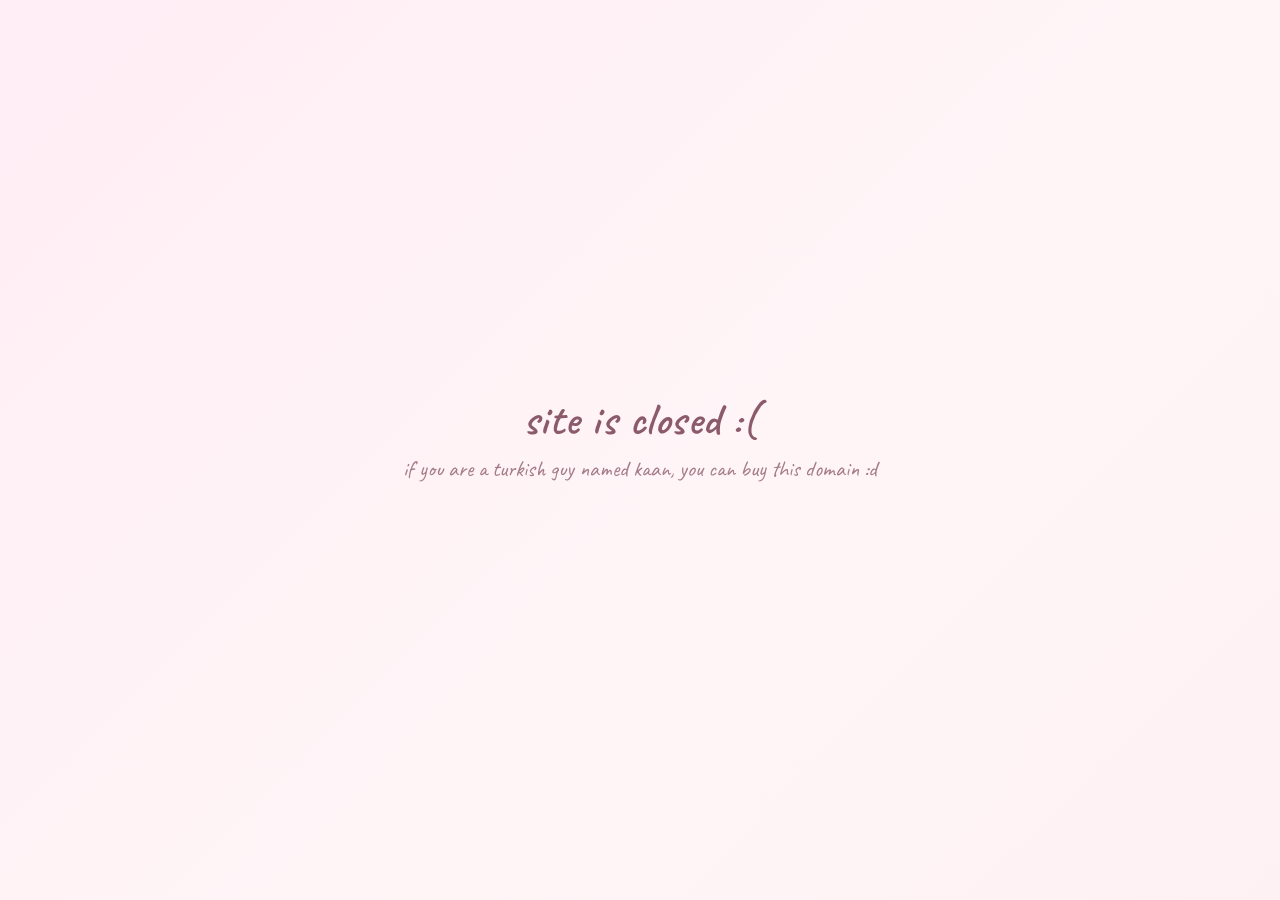
<file: index.html>
<!DOCTYPE html>
<html lang="en">
<head>
    <meta charset="UTF-8">
    <meta name="viewport" content="width=device-width, initial-scale=1.0">
    <title>closed</title>
    <link rel="preconnect" href="https://fonts.googleapis.com">
    <link rel="preconnect" href="https://fonts.gstatic.com" crossorigin>
    <link href="https://fonts.googleapis.com/css2?family=Caveat:wght@400;500;600;700&display=swap" rel="stylesheet">
    <style>
        * {
            margin: 0;
            padding: 0;
            box-sizing: border-box;
        }
        html, body {
            height: 100%;
        }
        body {
            display: flex;
            align-items: center;
            justify-content: center;
            background: linear-gradient(135deg, #ffeef5 0%, #fff5f7 60%, #fef1f4 100%);
            font-family: 'Caveat', cursive;
            color: #8b5a6b;
            padding: 2rem;
            text-align: center;
        }
        .closed {
            max-width: 520px;
            animation: fadeIn 1.2s ease;
        }
        .title {
            font-size: 2.8rem;
            font-weight: 600;
            letter-spacing: 0.5px;
            margin-bottom: 0.4rem;
        }
        .subtitle {
            font-size: 1.4rem;
            font-weight: 400;
            opacity: 0.78;
            line-height: 1.4;
        }
        .heart {
            font-size: 1.6rem;
            margin-top: 1.2rem;
            opacity: 0.55;
            display: inline-block;
            animation: pulse 2.4s ease-in-out infinite;
        }
        @keyframes fadeIn {
            from { opacity: 0; transform: translateY(8px); }
            to   { opacity: 1; transform: translateY(0); }
        }
        @keyframes pulse {
            0%, 100% { transform: scale(1);   opacity: 0.55; }
            50%      { transform: scale(1.1); opacity: 0.85; }
        }
    </style>
</head>
<body>
    <div class="closed">
        <p class="title">site is closed :(</p>
        <p class="subtitle">if you are a turkish guy named kaan, you can buy this domain :d</p>
        <div class="heart"></div>
    </div>
</body>
</html>
</file>
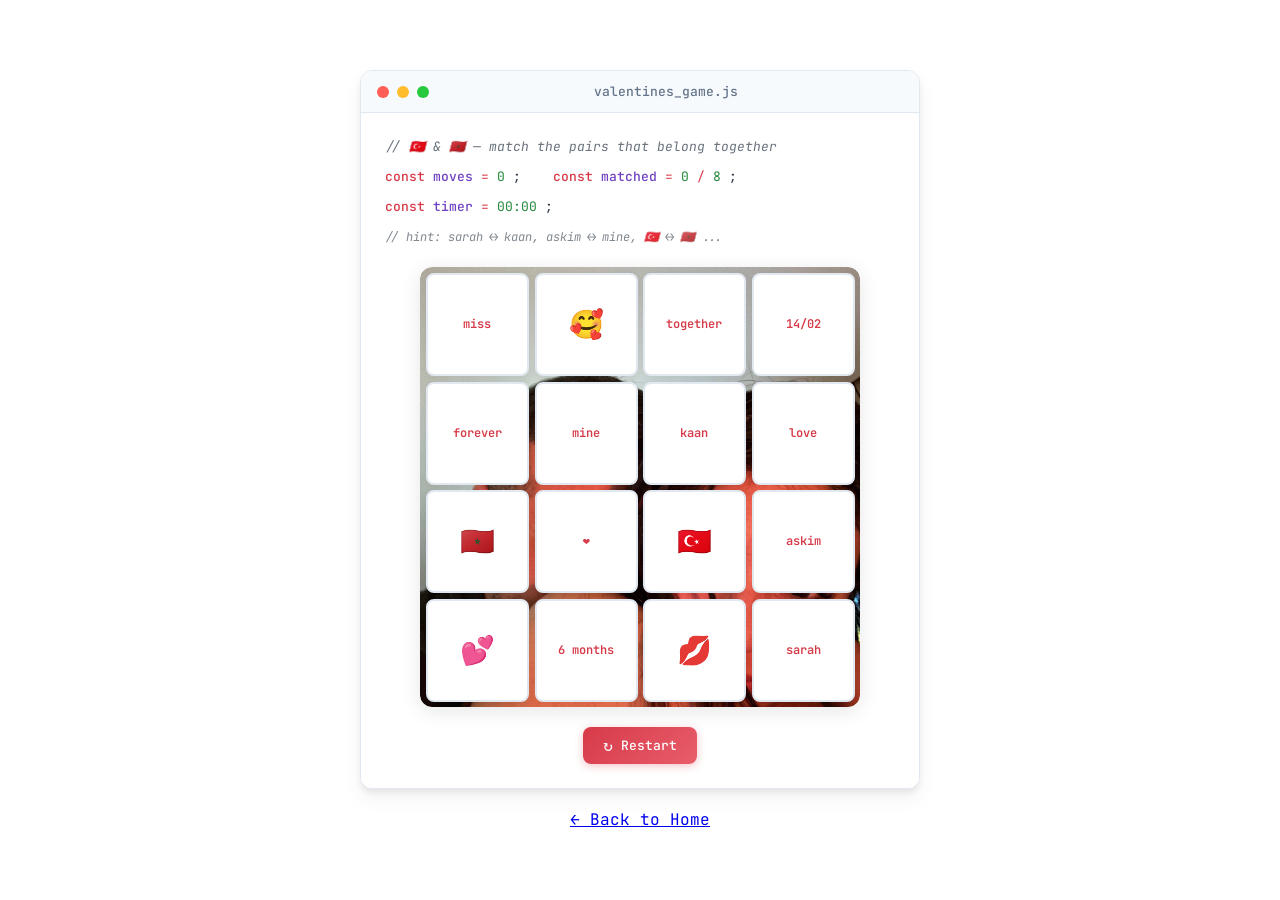
<file: game.html>
<!DOCTYPE html>
<html lang="tr">
<head>
    <meta charset="UTF-8">
    <meta name="viewport" content="width=device-width, initial-scale=1.0">
    <title>love game - sarah && kaan</title>
    <link rel="preconnect" href="https://fonts.googleapis.com">
    <link rel="preconnect" href="https://fonts.gstatic.com" crossorigin>
    <link href="https://fonts.googleapis.com/css2?family=JetBrains+Mono:wght@400;500;600&display=swap" rel="stylesheet">
    <link rel="stylesheet" href="style.css?v=2">
    <link rel="stylesheet" href="game.css?v=2">
</head>
<body>
    <div class="container game-container">
        <div class="code-editor">
            <div class="editor-header">
                <div class="dots">
                    <span class="dot red"></span>
                    <span class="dot yellow"></span>
                    <span class="dot green"></span>
                </div>
                <div class="filename">valentines_game.js</div>
                <div></div>
            </div>
            
            <div class="code-content game-code-content">
                <div class="game-header-section">
                    <div class="code-line">
                        <span class="comment">// 🇹🇷 &amp; 🇲🇦 — match the pairs that belong together</span>
                    </div>
                    <div class="code-line">
                        <span class="keyword">const</span> 
                        <span class="variable">moves</span> 
                        <span class="operator">=</span> 
                        <span class="string" id="moveCount">0</span><span class="punctuation">;</span>
                        <span class="spacer"></span>
                        <span class="keyword">const</span> 
                        <span class="variable">matched</span> 
                        <span class="operator">=</span> 
                        <span class="string" id="matchCount">0</span>
                        <span class="operator">/</span>
                        <span class="string">8</span><span class="punctuation">;</span>
                    </div>
                    <div class="code-line">
                        <span class="keyword">const</span> 
                        <span class="variable">timer</span> 
                        <span class="operator">=</span> 
                        <span class="string" id="timer">00:00</span><span class="punctuation">;</span>
                    </div>
                    <div class="code-line hint-line">
                        <span class="comment">// hint: sarah ↔ kaan, askim ↔ mine, 🇹🇷 ↔ 🇲🇦 ...</span>
                    </div>
                </div>

                <div class="game-board-wrapper">
                    <div class="hidden-photo" id="hiddenPhoto"></div>
                    <div class="game-board" id="gameBoard">
                        <!-- Cards generated by JS -->
                    </div>
                </div>

                <div class="game-controls">
                    <button class="game-btn" id="restartBtn">
                        <span class="btn-icon-game">↻</span>
                        <span>Restart</span>
                    </button>
                </div>
            </div>
        </div>

        <!-- Victory Modal -->
        <div class="victory-overlay" id="victoryOverlay">
            <div class="victory-modal">
                <div class="victory-hearts">
                    <span class="v-heart">🇹🇷</span>
                    <span class="v-heart">❤️</span>
                    <span class="v-heart">🇲🇦</span>
                </div>
                <div class="victory-title">askim!</div>

                <div class="slideshow">
                    <img class="slideshow-img" id="slideshowImg" src="images/1.jpg" alt="Sarah & Kaan">
                    <button class="slideshow-btn prev" id="prevBtn">‹</button>
                    <button class="slideshow-btn next" id="nextBtn">›</button>
                </div>

                <div class="victory-subtitle">
                    6 months of love — and forever to go
                </div>
                <div class="victory-message">
                    <span class="keyword">return</span> 
                    <span class="string">"Sarah & Kaan forever"</span><span class="punctuation">;</span>
                </div>
                <div class="victory-stats">
                    <span class="comment">// <span id="victoryMoves">0</span> moves, <span id="victoryTime">00:00</span> time</span>
                </div>
                <button class="game-btn victory-btn" id="playAgainBtn">
                    <span class="btn-icon-game">💘</span>
                    <span>Play Again</span>
                </button>
            </div>
        </div>
        
        <div class="back-link">
            <a href="index.html">← Back to Home</a>
        </div>
    </div>
    
    <!-- Floating hearts background -->
    <div class="floating-hearts" id="floatingHearts"></div>

    <script src="game.js?v=2"></script>
</body>
</html>
</file>
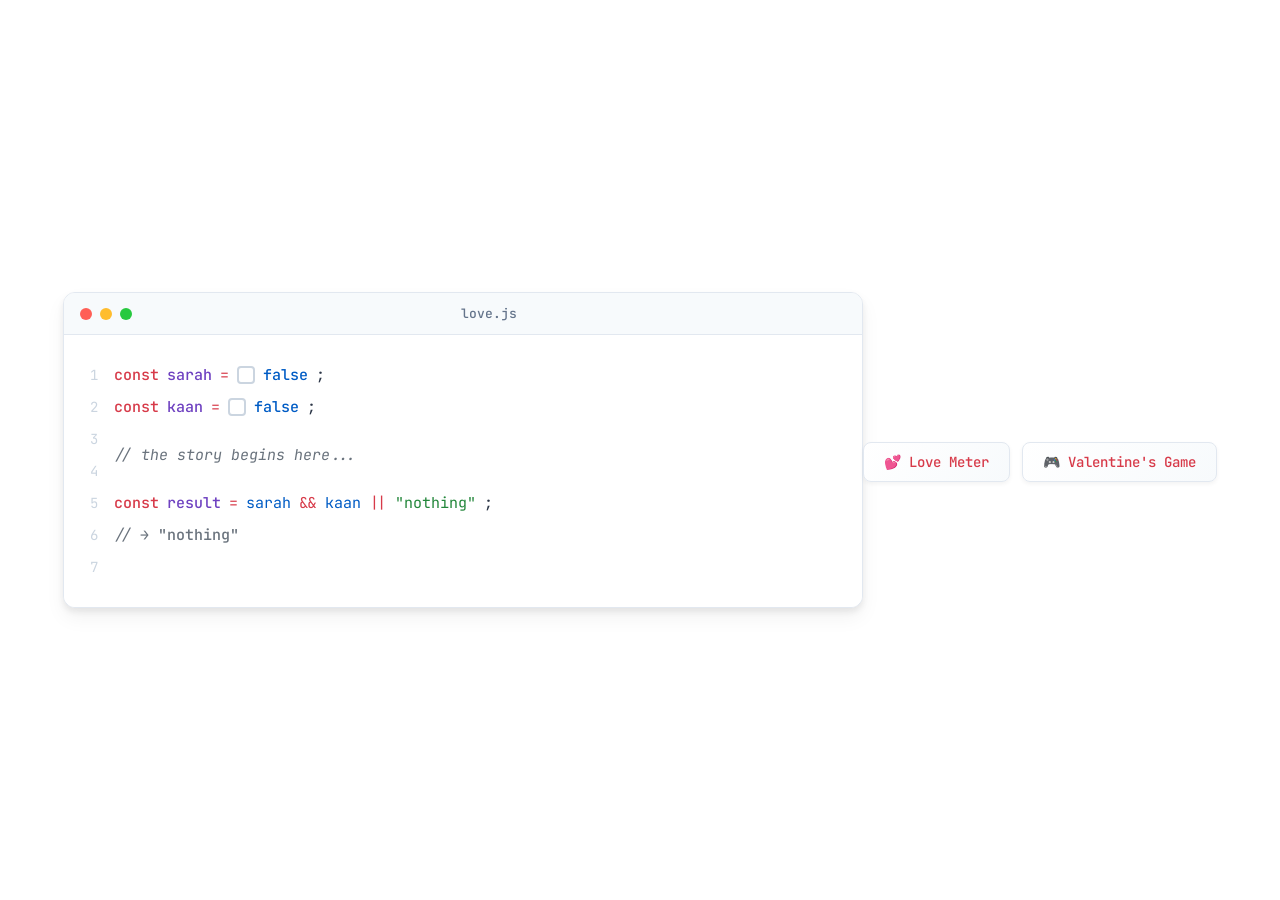
<file: home.html>
<!DOCTYPE html>
<html lang="tr">
<head>
    <meta charset="UTF-8">
    <meta name="viewport" content="width=device-width, initial-scale=1.0">
    <title>sarah && kaan</title>
    <link rel="preconnect" href="https://fonts.googleapis.com">
    <link rel="preconnect" href="https://fonts.gstatic.com" crossorigin>
    <link href="https://fonts.googleapis.com/css2?family=JetBrains+Mono:wght@400;500;600&display=swap" rel="stylesheet">
    <link rel="stylesheet" href="style.css">
</head>
<body>
    <div class="container">
        <div class="code-editor">
            <div class="editor-header">
                <div class="dots">
                    <span class="dot red"></span>
                    <span class="dot yellow"></span>
                    <span class="dot green"></span>
                </div>
                <div class="filename">love.js</div>
                <div></div>
            </div>
            
            <div class="code-content">
                <div class="line-numbers">
                    <span>1</span>
                    <span>2</span>
                    <span>3</span>
                    <span>4</span>
                    <span>5</span>
                    <span>6</span>
                    <span>7</span>
                </div>
                
                <div class="code">
                    <div class="code-line">
                        <span class="keyword">const</span> 
                        <span class="variable">sarah</span> 
                        <span class="operator">=</span> 
                        <label class="checkbox-wrapper">
                            <input type="checkbox" id="sarah-toggle">
                            <span class="checkmark"></span>
                            <span class="boolean" data-checked="false">false</span>
                        </label>
                        <span class="punctuation">;</span>
                    </div>
                    
                    <div class="code-line">
                        <span class="keyword">const</span> 
                        <span class="variable">kaan</span> 
                        <span class="operator">=</span> 
                        <label class="checkbox-wrapper">
                            <input type="checkbox" id="kaan-toggle">
                            <span class="checkmark"></span>
                            <span class="boolean" data-checked="false">false</span>
                        </label>
                        <span class="punctuation">;</span>
                    </div>
                    
                    <div class="code-line empty"></div>
                    
                    <div class="code-line">
                        <span class="comment">// the story begins here...</span>
                    </div>
                    
                    <div class="code-line empty"></div>
                    
                    <div class="code-line">
                        <span class="keyword">const</span> 
                        <span class="variable">result</span> 
                        <span class="operator">=</span> 
                        <span class="variable-use">sarah</span> 
                        <span class="operator">&&</span> 
                        <span class="variable-use">kaan</span> 
                        <span class="operator">||</span> 
                        <span class="string">"nothing"</span>
                        <span class="punctuation">;</span>
                    </div>
                    
                    <div class="code-line">
                        <span class="comment">// </span>
                        <span class="output" id="output">→ "nothing"</span>
                    </div>
                </div>
            </div>
        </div>
    </div>
    
    <div class="nav-links">
        <a href="lovemeter.html" class="lovemeter-link">
            <span>💕</span> Love Meter
        </a>
        <a href="game.html" class="lovemeter-link">
            <span>🎮</span> Valentine's Game
        </a>
    </div>
    
    <script src="script.js"></script>
</body>
</html>
</file>
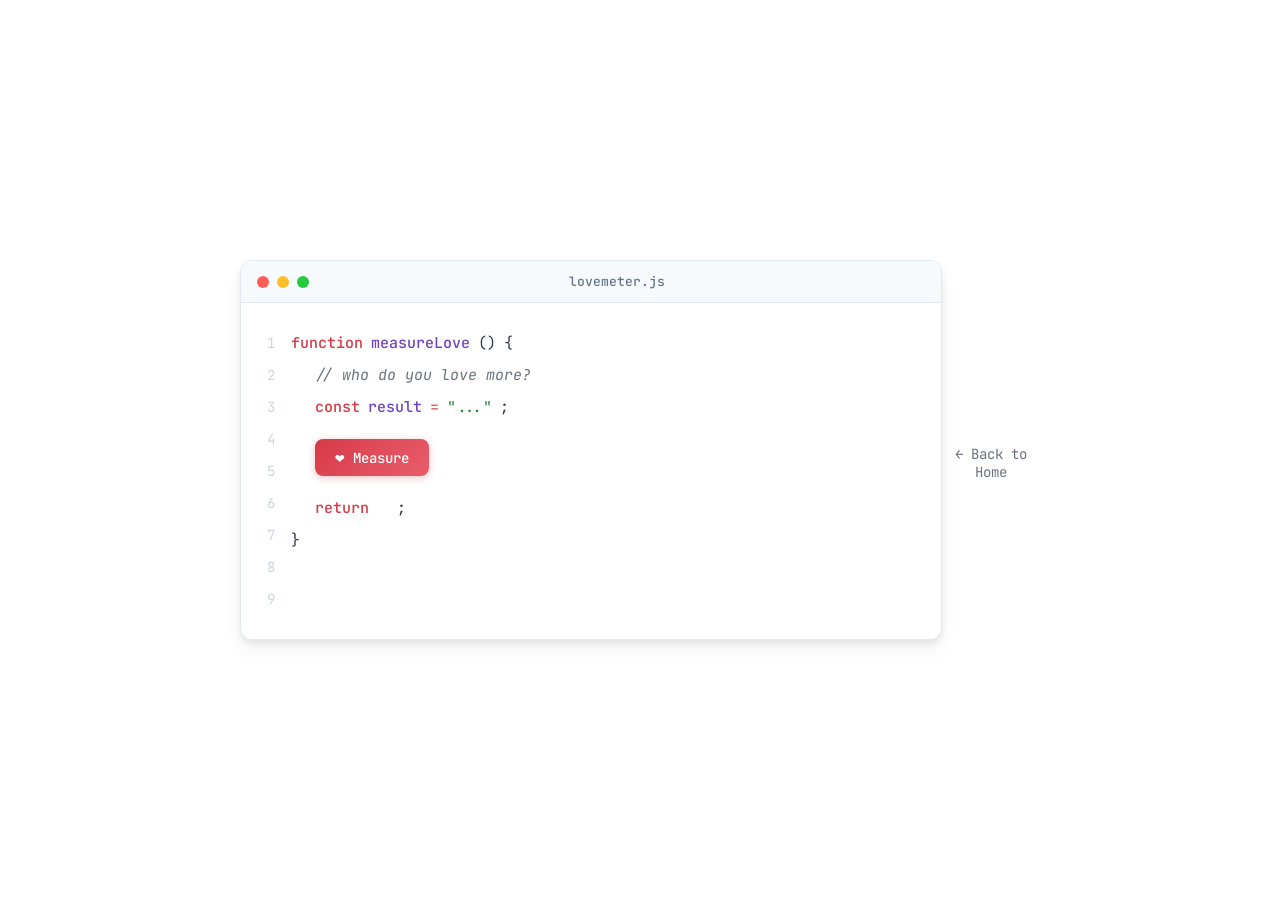
<file: lovemeter.html>
<!DOCTYPE html>
<html lang="tr">
<head>
    <meta charset="UTF-8">
    <meta name="viewport" content="width=device-width, initial-scale=1.0">
    <title>love meter - sarah && kaan</title>
    <link rel="preconnect" href="https://fonts.googleapis.com">
    <link rel="preconnect" href="https://fonts.gstatic.com" crossorigin>
    <link href="https://fonts.googleapis.com/css2?family=JetBrains+Mono:wght@400;500;600&display=swap" rel="stylesheet">
    <link rel="stylesheet" href="style.css">
    <link rel="stylesheet" href="lovemeter.css">
</head>
<body>
    <div class="container">
        <div class="code-editor">
            <div class="editor-header">
                <div class="dots">
                    <span class="dot red"></span>
                    <span class="dot yellow"></span>
                    <span class="dot green"></span>
                </div>
                <div class="filename">lovemeter.js</div>
                <div></div>
            </div>
            
            <div class="code-content">
                <div class="line-numbers">
                    <span>1</span>
                    <span>2</span>
                    <span>3</span>
                    <span>4</span>
                    <span>5</span>
                    <span>6</span>
                    <span>7</span>
                    <span>8</span>
                    <span>9</span>
                </div>
                
                <div class="code">
                    <div class="code-line">
                        <span class="keyword">function</span> 
                        <span class="function">measureLove</span><span class="punctuation">()</span> 
                        <span class="punctuation">{</span>
                    </div>
                    
                    <div class="code-line indent">
                        <span class="comment">// who do you love more?</span>
                    </div>
                    
                    <div class="code-line indent">
                        <span class="keyword">const</span> 
                        <span class="variable">result</span> 
                        <span class="operator">=</span> 
                        <span class="string">"..."</span>
                        <span class="punctuation">;</span>
                    </div>
                    
                    <div class="code-line empty"></div>
                    
                    <div class="code-line indent">
                        <button class="measure-btn" id="measureBtn">
                            <span class="btn-icon">❤️</span>
                            <span class="btn-text">Measure</span>
                        </button>
                    </div>
                    
                    <div class="code-line empty"></div>
                    
                    <div class="code-line indent">
                        <span class="keyword">return</span> 
                        <span class="output-result" id="result">
                            <span class="hearts" id="hearts"></span>
                            <span class="result-text" id="resultText"></span>
                        </span>
                        <span class="punctuation">;</span>
                    </div>
                    
                    <div class="code-line">
                        <span class="punctuation">}</span>
                    </div>
                </div>
            </div>
        </div>
        
        <div class="back-link">
            <a href="index.html">← Back to Home</a>
        </div>
    </div>
    
    <script src="lovemeter.js"></script>
</body>
</html>
</file>
<file: style.css>
* {
    margin: 0;
    padding: 0;
    box-sizing: border-box;
}

body {
    font-family: 'JetBrains Mono', 'Fira Code', 'Courier New', monospace;
    background: #ffffff;
    min-height: 100vh;
    display: flex;
    align-items: center;
    justify-content: center;
    padding: 20px;
    color: #2d3748;
}

.container {
    display: flex;
    align-items: center;
    justify-content: center;
    width: 100%;
    max-width: 800px;
}

.code-editor {
    width: 100%;
    background: #ffffff;
    border-radius: 12px;
    box-shadow: 0 4px 6px rgba(0, 0, 0, 0.07), 
                0 10px 20px rgba(0, 0, 0, 0.05);
    border: 1px solid #e2e8f0;
    overflow: hidden;
    animation: fadeIn 0.6s ease-out;
}

@keyframes fadeIn {
    from {
        opacity: 0;
        transform: translateY(10px);
    }
    to {
        opacity: 1;
        transform: translateY(0);
    }
}

.editor-header {
    display: flex;
    align-items: center;
    justify-content: space-between;
    padding: 12px 16px;
    background: #f7fafc;
    border-bottom: 1px solid #e2e8f0;
}

.dots {
    display: flex;
    gap: 8px;
}

.dot {
    width: 12px;
    height: 12px;
    border-radius: 50%;
}

.dot.red { background: #ff5f56; }
.dot.yellow { background: #ffbd2e; }
.dot.green { background: #27c93f; }

.filename {
    font-size: 13px;
    color: #64748b;
    font-weight: 500;
}

.code-content {
    display: flex;
    padding: 24px 0;
    background: #ffffff;
}

.line-numbers {
    display: flex;
    flex-direction: column;
    padding: 0 16px;
    color: #cbd5e0;
    font-size: 14px;
    line-height: 32px;
    user-select: none;
    text-align: right;
    min-width: 50px;
}

.code {
    flex: 1;
    padding-right: 24px;
}

.code-line {
    font-size: 15px;
    line-height: 32px;
    display: flex;
    align-items: center;
    gap: 8px;
    min-height: 32px;
}

.code-line.empty {
    min-height: 16px;
}

.keyword {
    color: #d73a49;
    font-weight: 500;
}

.variable {
    color: #6f42c1;
    font-weight: 500;
}

.variable-use {
    color: #005cc5;
}

.operator {
    color: #d73a49;
}

.punctuation {
    color: #2d3748;
}

.string {
    color: #22863a;
}

.comment {
    color: #6a737d;
    font-style: italic;
}

.checkbox-wrapper {
    display: inline-flex;
    align-items: center;
    gap: 8px;
    cursor: pointer;
    position: relative;
}

.checkbox-wrapper input[type="checkbox"] {
    position: absolute;
    opacity: 0;
    cursor: pointer;
}

.checkmark {
    width: 18px;
    height: 18px;
    border: 2px solid #cbd5e0;
    border-radius: 4px;
    transition: all 0.2s ease;
    display: flex;
    align-items: center;
    justify-content: center;
}

.checkbox-wrapper:hover .checkmark {
    border-color: #d73a49;
}

.checkbox-wrapper input:checked ~ .checkmark {
    background: #d73a49;
    border-color: #d73a49;
}

.checkbox-wrapper input:checked ~ .checkmark::after {
    content: "✓";
    color: white;
    font-size: 12px;
    font-weight: bold;
}

.boolean {
    color: #005cc5;
    font-weight: 500;
    transition: color 0.2s ease;
}

.checkbox-wrapper input:checked ~ .boolean {
    color: #d73a49;
}

.output {
    color: #6a737d;
    font-weight: 500;
    transition: all 0.3s ease;
}

.output.love {
    color: #d73a49;
    animation: glow 0.5s ease-out;
}

@keyframes glow {
    0% {
        opacity: 0;
        transform: translateX(-5px);
    }
    100% {
        opacity: 1;
        transform: translateX(0);
    }
}

.heart-emoji {
    display: inline-block;
    animation: heartbeat 1.5s ease-in-out infinite;
    margin-left: 4px;
}

@keyframes heartbeat {
    0%, 100% {
        transform: scale(1);
    }
    15% {
        transform: scale(1.15);
    }
    30% {
        transform: scale(1);
    }
}

/* Responsive */
@media (max-width: 768px) {
    .code-editor {
        border-radius: 8px;
    }
    
    .code-line {
        font-size: 13px;
        line-height: 28px;
        flex-wrap: wrap;
    }
    
    .line-numbers {
        font-size: 12px;
        line-height: 28px;
        padding: 0 12px;
        min-width: 40px;
    }
    
    .code {
        padding-right: 16px;
    }
}

@media (max-width: 480px) {
    .code-line {
        font-size: 12px;
        line-height: 24px;
    }
    
    .line-numbers {
        font-size: 11px;
        line-height: 24px;
        padding: 0 8px;
        min-width: 35px;
    }
    
    .filename {
        font-size: 12px;
    }
    
    .dot {
        width: 10px;
        height: 10px;
    }
}

/* Navigation Links */
.nav-links {
    margin-top: 24px;
    text-align: center;
    display: flex;
    justify-content: center;
    gap: 12px;
    flex-wrap: wrap;
}

.lovemeter-link {
    display: inline-flex;
    align-items: center;
    gap: 8px;
    padding: 10px 20px;
    background: linear-gradient(135deg, #ffffff 0%, #f7fafc 100%);
    color: #d73a49;
    text-decoration: none;
    border-radius: 8px;
    font-size: 14px;
    font-weight: 500;
    border: 1px solid #e2e8f0;
    transition: all 0.3s ease;
    box-shadow: 0 2px 4px rgba(0, 0, 0, 0.05);
}

.lovemeter-link:hover {
    transform: translateY(-2px);
    box-shadow: 0 4px 8px rgba(215, 58, 73, 0.15);
    border-color: #d73a49;
}

.lovemeter-link span {
    display: inline-block;
    animation: heartbeat 1.5s ease-in-out infinite;
}
</file>
<file: game.css>
/* Valentine's Day Memory Game Styles */

.game-container {
    flex-direction: column;
    max-width: 560px;
}

.game-code-content {
    display: flex;
    flex-direction: column;
    padding: 20px 24px 24px;
    background: #ffffff;
    gap: 16px;
}

.game-header-section {
    display: flex;
    flex-direction: column;
    gap: 2px;
}

.game-header-section .code-line {
    font-size: 13px;
    line-height: 28px;
    display: flex;
    align-items: center;
    gap: 8px;
    min-height: 28px;
}

.spacer {
    display: inline-block;
    width: 16px;
}

.hint-line {
    font-size: 12px !important;
    opacity: 0.85;
}

/* Game Board Wrapper - holds the hidden photo + card grid */
.game-board-wrapper {
    position: relative;
    max-width: 440px;
    margin: 0 auto;
    width: 100%;
    border-radius: 12px;
    overflow: hidden;
    box-shadow: 0 4px 20px rgba(0, 0, 0, 0.1);
}

/* Hidden Photo Behind Cards */
.hidden-photo {
    position: absolute;
    inset: 0;
    background-size: cover;
    background-position: center;
    border-radius: 12px;
    z-index: 0;
    filter: blur(0px);
    transition: filter 0.5s ease;
}

/* Game Board */
.game-board {
    display: grid;
    grid-template-columns: repeat(4, 1fr);
    gap: 6px;
    padding: 6px;
    width: 100%;
    position: relative;
    z-index: 1;
}

/* Card Styles */
.card {
    aspect-ratio: 1;
    perspective: 600px;
    cursor: pointer;
}

.card-inner {
    position: relative;
    width: 100%;
    height: 100%;
    transition: transform 0.5s cubic-bezier(0.4, 0, 0.2, 1);
    transform-style: preserve-3d;
    border-radius: 8px;
}

.card.flipped .card-inner {
    transform: rotateY(180deg);
}

.card-front,
.card-back {
    position: absolute;
    width: 100%;
    height: 100%;
    backface-visibility: hidden;
    border-radius: 8px;
    display: flex;
    align-items: center;
    justify-content: center;
}

.card-front {
    background: linear-gradient(135deg, #fce4ec 0%, #f8bbd0 50%, #f48fb1 100%);
    border: 2px solid #f48fb1;
    box-shadow: 0 2px 8px rgba(244, 143, 177, 0.3);
    transition: box-shadow 0.3s ease, transform 0.2s ease;
}

.card-front::after {
    content: "?";
    font-size: 22px;
    font-family: 'JetBrains Mono', monospace;
    font-weight: 600;
    color: rgba(215, 58, 73, 0.5);
}

.card:hover .card-front {
    box-shadow: 0 4px 16px rgba(215, 58, 73, 0.35);
    transform: scale(1.03);
}

.card.flipped:hover .card-front {
    transform: none;
    box-shadow: 0 2px 8px rgba(244, 143, 177, 0.3);
}

.card-back {
    background: #ffffff;
    border: 2px solid #e2e8f0;
    transform: rotateY(180deg);
    box-shadow: 0 2px 8px rgba(0, 0, 0, 0.08);
    padding: 4px;
}

/* Card content types */
.card-emoji {
    font-size: 28px;
    line-height: 1;
}

.card-text {
    font-family: 'JetBrains Mono', monospace;
    font-size: 12px;
    font-weight: 600;
    color: #d73a49;
    text-align: center;
    line-height: 1.2;
    word-break: break-word;
}

/* Matched & Revealed cards - fade away to show photo */
.card.matched .card-inner {
    transform: rotateY(180deg);
}

.card.matched .card-back {
    border-color: #27c93f;
    background: linear-gradient(135deg, #ffffff 0%, #f0fff4 100%);
    box-shadow: 0 2px 12px rgba(39, 201, 63, 0.2);
    animation: matchPop 0.5s ease-out;
}

.card.matched {
    cursor: default;
}

.card.revealed .card-inner {
    animation: revealFade 1s ease-out forwards;
    animation-delay: 0.2s;
}

@keyframes revealFade {
    0% {
        opacity: 1;
        transform: rotateY(180deg) scale(1);
    }
    50% {
        opacity: 0.5;
        transform: rotateY(180deg) scale(0.95);
    }
    100% {
        opacity: 0;
        transform: rotateY(180deg) scale(0.9);
        visibility: hidden;
    }
}

/* When all cards are revealed */
.game-board.all-revealed {
    animation: boardGlow 1s ease-out;
}

@keyframes boardGlow {
    0% {
        box-shadow: 0 0 0 rgba(215, 58, 73, 0);
    }
    50% {
        box-shadow: 0 0 30px rgba(215, 58, 73, 0.3);
    }
    100% {
        box-shadow: 0 0 0 rgba(215, 58, 73, 0);
    }
}

@keyframes matchPop {
    0% {
        transform: rotateY(180deg) scale(1);
    }
    30% {
        transform: rotateY(180deg) scale(1.12);
    }
    60% {
        transform: rotateY(180deg) scale(0.95);
    }
    100% {
        transform: rotateY(180deg) scale(1);
    }
}

/* Wrong match */
.card.wrong .card-back {
    animation: shake 0.4s ease-out;
    border-color: #ff5f56;
}

@keyframes shake {
    0%, 100% { transform: rotateY(180deg) translateX(0); }
    20% { transform: rotateY(180deg) translateX(-6px); }
    40% { transform: rotateY(180deg) translateX(6px); }
    60% { transform: rotateY(180deg) translateX(-4px); }
    80% { transform: rotateY(180deg) translateX(4px); }
}

/* Match label animation */
.match-label {
    position: absolute;
    transform: translate(-50%, -50%);
    background: rgba(215, 58, 73, 0.95);
    color: white;
    padding: 6px 14px;
    border-radius: 20px;
    font-family: 'JetBrains Mono', monospace;
    font-size: 12px;
    font-weight: 600;
    white-space: nowrap;
    z-index: 10;
    pointer-events: none;
    animation: labelFloat 1.2s ease-out forwards;
    box-shadow: 0 4px 12px rgba(215, 58, 73, 0.4);
}

@keyframes labelFloat {
    0% {
        opacity: 0;
        transform: translate(-50%, -50%) scale(0.5);
    }
    20% {
        opacity: 1;
        transform: translate(-50%, -50%) scale(1.1);
    }
    40% {
        transform: translate(-50%, -50%) scale(1);
    }
    80% {
        opacity: 1;
    }
    100% {
        opacity: 0;
        transform: translate(-50%, -70%) scale(0.9);
    }
}

/* Game Controls */
.game-controls {
    display: flex;
    justify-content: center;
    margin-top: 4px;
}

.game-btn {
    display: inline-flex;
    align-items: center;
    gap: 8px;
    padding: 8px 20px;
    background: linear-gradient(135deg, #d73a49 0%, #e85d6b 100%);
    color: white;
    border: none;
    border-radius: 8px;
    font-family: 'JetBrains Mono', monospace;
    font-size: 13px;
    font-weight: 500;
    cursor: pointer;
    transition: all 0.3s ease;
    box-shadow: 0 2px 8px rgba(215, 58, 73, 0.3);
}

.game-btn:hover {
    transform: translateY(-2px);
    box-shadow: 0 4px 12px rgba(215, 58, 73, 0.4);
    background: linear-gradient(135deg, #e85d6b 0%, #d73a49 100%);
}

.game-btn:active {
    transform: translateY(0);
}

.btn-icon-game {
    font-size: 16px;
    display: inline-block;
}

/* Victory Modal */
.victory-overlay {
    position: fixed;
    inset: 0;
    background: rgba(0, 0, 0, 0.6);
    backdrop-filter: blur(8px);
    display: flex;
    align-items: center;
    justify-content: center;
    z-index: 1000;
    opacity: 0;
    pointer-events: none;
    transition: opacity 0.4s ease;
}

.victory-overlay.show {
    opacity: 1;
    pointer-events: all;
}

.victory-modal {
    background: #ffffff;
    border: 1px solid #e2e8f0;
    border-radius: 16px;
    padding: 32px 36px;
    text-align: center;
    box-shadow: 0 20px 60px rgba(0, 0, 0, 0.15);
    transform: scale(0.8) translateY(20px);
    transition: transform 0.5s cubic-bezier(0.34, 1.56, 0.64, 1);
    max-width: 420px;
    width: 90%;
}

.victory-overlay.show .victory-modal {
    transform: scale(1) translateY(0);
}

.victory-hearts {
    font-size: 36px;
    margin-bottom: 12px;
    display: flex;
    justify-content: center;
    gap: 8px;
}

.v-heart {
    display: inline-block;
    animation: victoryBounce 1.5s ease-in-out infinite;
}

.v-heart:nth-child(1) { animation-delay: 0s; }
.v-heart:nth-child(2) { animation-delay: 0.2s; }
.v-heart:nth-child(3) { animation-delay: 0.4s; }

@keyframes victoryBounce {
    0%, 100% { transform: translateY(0) scale(1); }
    50% { transform: translateY(-10px) scale(1.1); }
}

.victory-title {
    font-family: 'JetBrains Mono', monospace;
    font-size: 26px;
    font-weight: 600;
    color: #d73a49;
    margin-bottom: 8px;
}

.victory-subtitle {
    font-family: 'JetBrains Mono', monospace;
    font-size: 12px;
    color: #6a737d;
    margin-bottom: 16px;
    line-height: 1.5;
}

/* Slideshow */
.slideshow {
    position: relative;
    width: 100%;
    max-width: 300px;
    margin: 0 auto 16px;
    border-radius: 12px;
    overflow: hidden;
    box-shadow: 0 4px 20px rgba(0, 0, 0, 0.15);
    aspect-ratio: 3/4;
    background: #f7fafc;
}

.slideshow-img {
    width: 100%;
    height: 100%;
    object-fit: cover;
    transition: opacity 0.3s ease;
}

.slideshow-btn {
    position: absolute;
    top: 50%;
    transform: translateY(-50%);
    width: 32px;
    height: 32px;
    border-radius: 50%;
    border: none;
    background: rgba(255, 255, 255, 0.85);
    color: #d73a49;
    font-size: 16px;
    cursor: pointer;
    display: flex;
    align-items: center;
    justify-content: center;
    transition: all 0.2s ease;
    box-shadow: 0 2px 8px rgba(0, 0, 0, 0.15);
    z-index: 2;
    font-family: 'JetBrains Mono', monospace;
    font-weight: 700;
}

.slideshow-btn:hover {
    background: #ffffff;
    transform: translateY(-50%) scale(1.1);
}

.slideshow-btn.prev { left: 8px; }
.slideshow-btn.next { right: 8px; }

.victory-message {
    font-family: 'JetBrains Mono', monospace;
    font-size: 14px;
    margin-bottom: 6px;
}

.victory-stats {
    font-family: 'JetBrains Mono', monospace;
    font-size: 12px;
    margin-bottom: 20px;
}

.victory-btn {
    font-size: 14px;
    padding: 10px 24px;
}

/* Floating Hearts Background */
.floating-hearts {
    position: fixed;
    inset: 0;
    pointer-events: none;
    z-index: -1;
    overflow: hidden;
}

.floating-heart {
    position: absolute;
    bottom: -40px;
    opacity: 0;
    animation: floatUp linear forwards;
    font-size: 20px;
}

@keyframes floatUp {
    0% {
        opacity: 0;
        transform: translateY(0) rotate(0deg) scale(0.5);
    }
    10% {
        opacity: 0.6;
    }
    90% {
        opacity: 0.3;
    }
    100% {
        opacity: 0;
        transform: translateY(-100vh) rotate(360deg) scale(1);
    }
}

/* Back link */
.game-container .back-link {
    margin-top: 20px;
}

/* Responsive */
@media (max-width: 768px) {
    .game-container {
        max-width: 480px;
    }

    .game-board {
        gap: 5px;
        padding: 5px;
    }

    .card-front::after {
        font-size: 18px;
    }

    .card-emoji {
        font-size: 24px;
    }

    .card-text {
        font-size: 11px;
    }

    .game-code-content {
        padding: 16px 16px 20px;
    }

    .game-header-section .code-line {
        font-size: 12px;
        flex-wrap: wrap;
    }

    .victory-modal {
        padding: 28px 20px;
    }

    .victory-title {
        font-size: 22px;
    }

    .match-label {
        font-size: 11px;
        padding: 5px 10px;
    }

    .slideshow {
        max-width: 250px;
    }
}

@media (max-width: 480px) {
    .game-container {
        max-width: 360px;
    }

    .game-board {
        gap: 4px;
        padding: 4px;
    }

    .card-front::after {
        font-size: 15px;
    }

    .card-emoji {
        font-size: 20px;
    }

    .card-text {
        font-size: 9px;
    }

    .game-header-section .code-line {
        font-size: 11px;
        line-height: 24px;
    }

    .hint-line {
        font-size: 10px !important;
    }

    .game-code-content {
        padding: 12px 12px 16px;
        gap: 12px;
    }

    .game-btn {
        font-size: 12px;
        padding: 7px 16px;
    }

    .match-label {
        font-size: 10px;
        padding: 4px 8px;
    }

    .slideshow {
        max-width: 200px;
    }

    .slideshow-btn {
        width: 28px;
        height: 28px;
        font-size: 14px;
    }

    .victory-subtitle {
        font-size: 11px;
    }
}
</file>
<file: lovemeter.css>
/* Love Meter Specific Styles */

.indent {
    padding-left: 24px;
}

.function {
    color: #6f42c1;
    font-weight: 500;
}

.measure-btn {
    display: inline-flex;
    align-items: center;
    gap: 8px;
    padding: 8px 20px;
    background: linear-gradient(135deg, #d73a49 0%, #e85d6b 100%);
    color: white;
    border: none;
    border-radius: 8px;
    font-family: 'JetBrains Mono', monospace;
    font-size: 14px;
    font-weight: 500;
    cursor: pointer;
    transition: all 0.3s ease;
    box-shadow: 0 2px 8px rgba(215, 58, 73, 0.3);
}

.measure-btn:hover {
    transform: translateY(-2px);
    box-shadow: 0 4px 12px rgba(215, 58, 73, 0.4);
    background: linear-gradient(135deg, #e85d6b 0%, #d73a49 100%);
}

.measure-btn:active {
    transform: translateY(0);
}

.measure-btn.measuring {
    animation: pulse 1.5s ease-in-out;
    pointer-events: none;
}

@keyframes pulse {
    0%, 100% {
        transform: scale(1);
    }
    25% {
        transform: scale(1.05);
    }
    50% {
        transform: scale(0.98);
    }
    75% {
        transform: scale(1.02);
    }
}

.btn-icon {
    display: inline-block;
    font-size: 16px;
    animation: heartPulse 1.2s ease-in-out infinite;
}

@keyframes heartPulse {
    0%, 100% {
        transform: scale(1);
    }
    20% {
        transform: scale(1.2);
    }
    40% {
        transform: scale(1);
    }
}

.measure-btn.measuring .btn-icon {
    animation: spin 1s linear infinite;
}

@keyframes spin {
    from {
        transform: rotate(0deg);
    }
    to {
        transform: rotate(360deg);
    }
}

.output-result {
    display: inline-flex;
    align-items: center;
    gap: 12px;
    color: #6a737d;
    min-height: 24px;
}

.hearts {
    display: inline-flex;
    gap: 4px;
    font-size: 20px;
}

.hearts .heart {
    display: inline-block;
    opacity: 0;
    transform: scale(0);
    animation: heartPop 0.4s ease-out forwards;
}

.hearts .heart:nth-child(1) {
    animation-delay: 0s;
}

.hearts .heart:nth-child(2) {
    animation-delay: 0.1s;
}

.hearts .heart:nth-child(3) {
    animation-delay: 0.2s;
}

.hearts .heart:nth-child(4) {
    animation-delay: 0.3s;
}

.hearts .heart:nth-child(5) {
    animation-delay: 0.4s;
}

@keyframes heartPop {
    0% {
        opacity: 0;
        transform: scale(0) rotate(-30deg);
    }
    50% {
        transform: scale(1.2) rotate(10deg);
    }
    100% {
        opacity: 1;
        transform: scale(1) rotate(0deg);
    }
}

.result-text {
    color: #d73a49;
    font-weight: 600;
    font-size: 16px;
    opacity: 0;
    transform: translateX(-10px);
}

.result-text.show {
    animation: slideIn 0.5s ease-out 0.5s forwards;
}

@keyframes slideIn {
    to {
        opacity: 1;
        transform: translateX(0);
    }
}

.measuring-text {
    color: #6a737d;
    font-style: italic;
    animation: blink 1.5s ease-in-out;
}

@keyframes blink {
    0%, 100% {
        opacity: 1;
    }
    50% {
        opacity: 0.5;
    }
}

.back-link {
    margin-top: 24px;
    text-align: center;
}

.back-link a {
    color: #6a737d;
    text-decoration: none;
    font-size: 14px;
    transition: color 0.2s ease;
    display: inline-flex;
    align-items: center;
    gap: 4px;
}

.back-link a:hover {
    color: #d73a49;
}

/* Responsive adjustments */
@media (max-width: 768px) {
    .measure-btn {
        font-size: 13px;
        padding: 7px 16px;
    }
    
    .btn-icon {
        font-size: 14px;
    }
    
    .hearts {
        font-size: 18px;
    }
    
    .result-text {
        font-size: 14px;
    }
}

@media (max-width: 480px) {
    .measure-btn {
        font-size: 12px;
        padding: 6px 14px;
    }
    
    .btn-icon {
        font-size: 13px;
    }
    
    .hearts {
        font-size: 16px;
        gap: 2px;
    }
    
    .result-text {
        font-size: 13px;
    }
    
    .indent {
        padding-left: 12px;
    }
}
</file>
